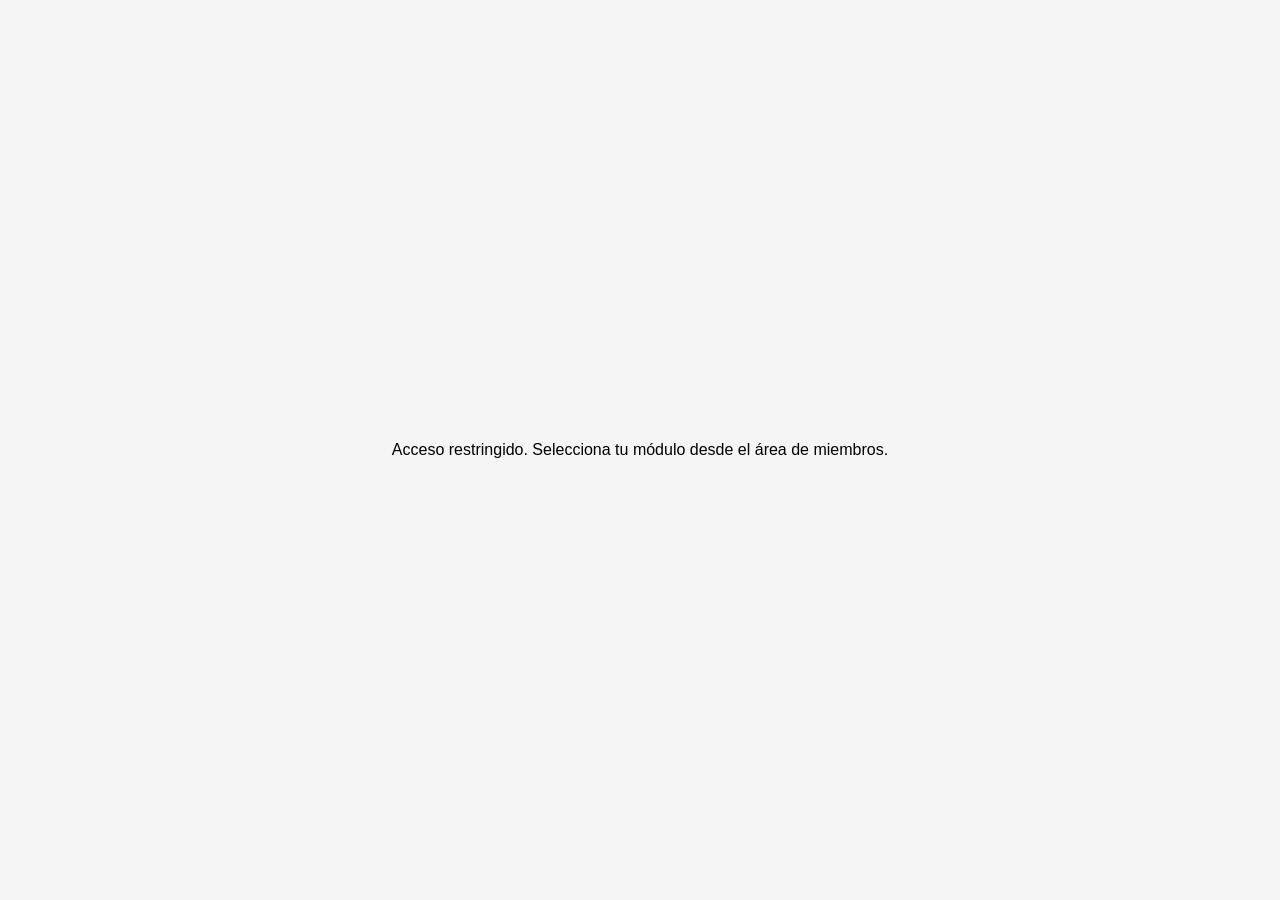
<file: index.html>
<!DOCTYPE html>
<html lang="es">
<head>
<meta charset="UTF-8">
<meta name="robots" content="noindex, nofollow">
<title>Curso ISO 45001</title>
<style>body{font-family:sans-serif;display:flex;align-items:center;justify-content:center;height:100vh;margin:0;background:#f5f5f5;}</style>
</head>
<body>
<p>Acceso restringido. Selecciona tu módulo desde el área de miembros.</p>
</body>
</html>
</file>
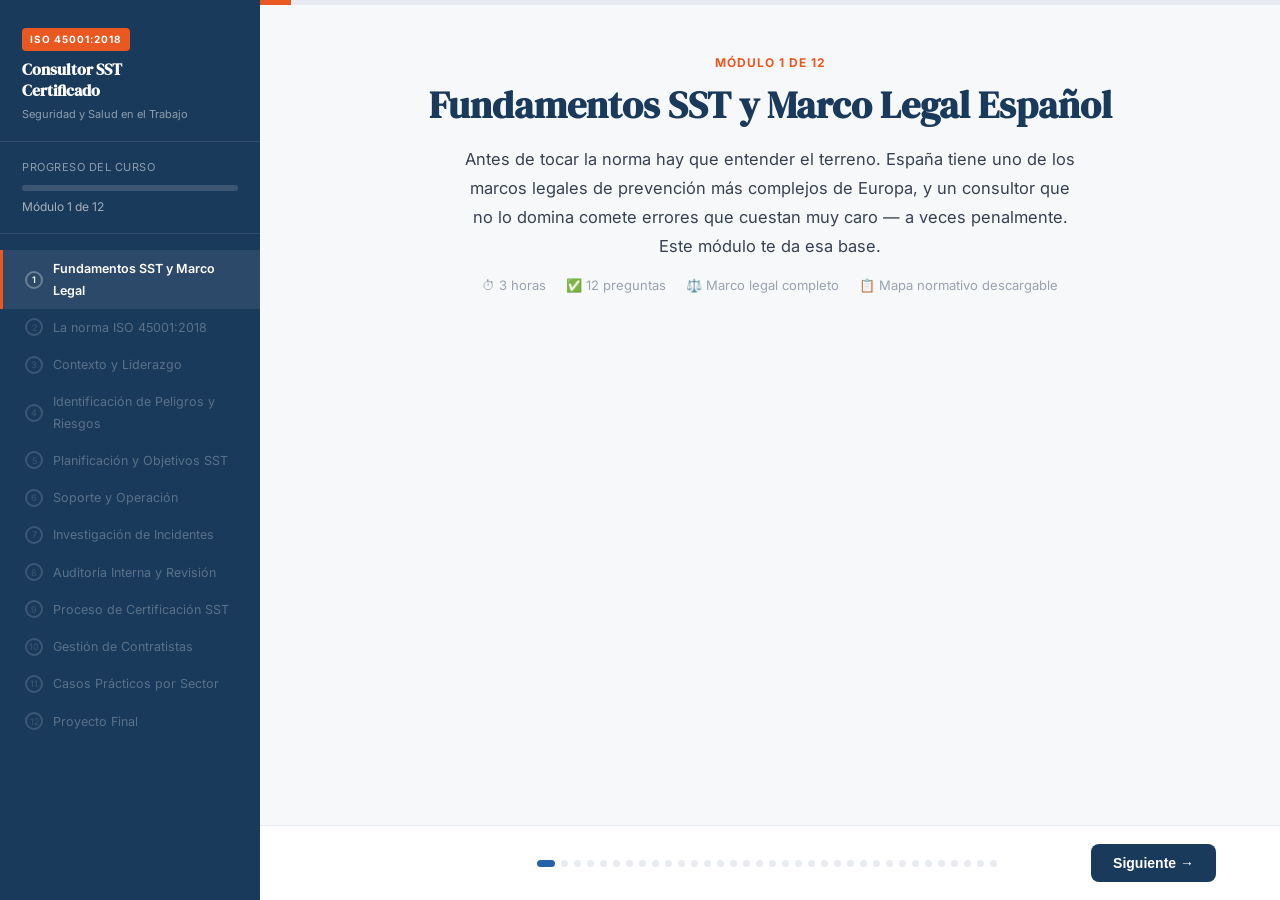
<file: iso45001-modulo1.html>
<!DOCTYPE html>
<html lang="es">
<head>
<meta charset="UTF-8"><meta name="robots" content="noindex, nofollow">
<meta name="viewport" content="width=device-width, initial-scale=1.0">
<title>Fundamentos SST y Marco Legal Español | Curso ISO 45001</title>
<link rel="stylesheet" href="engine.css">
</head>
<body data-module="1">
<div class="app">
  <aside class="sidebar">
    <div class="sidebar-logo">
      <div class="badge">ISO 45001:2018</div>
      <h2>Consultor SST<br>Certificado</h2>
      <p>Seguridad y Salud en el Trabajo</p>
    </div>
    <div class="sidebar-progress">
      <div class="progress-label">Progreso del curso</div>
      <div class="progress-bar-bg"><div class="progress-bar-fill"></div></div>
      <div class="progress-pct">Módulo 1 de 12</div>
    </div>
    <nav><ul id="sidebar-nav"></ul></nav>
  </aside>
  <div class="stage-wrap">
    <div class="deck-progress"><div class="deck-progress-fill" id="deckProgressFill"></div></div>
    <div class="stage" id="stage"></div>
    <div class="navbar">
      <button class="btn-nav secundario" id="btnPrev" onclick="Deck.goPrev()">← Anterior</button>
      <div class="dots" id="deckDots"></div>
      <button class="btn-nav" id="btnNext" onclick="Deck.goNext()">Siguiente →</button>
    </div>
    <div class="lock-msg" id="lockMsg"></div>
  </div>
</div>
<script src="jspdf.umd.min.js"></script>
<script src="scorm_api.js"></script>
<script src="engine.js"></script>
<script src="slides-modulo1.js"></script>
<script>Deck.boot(1, window.SLIDES);</script>
</body>
</html>
</file>
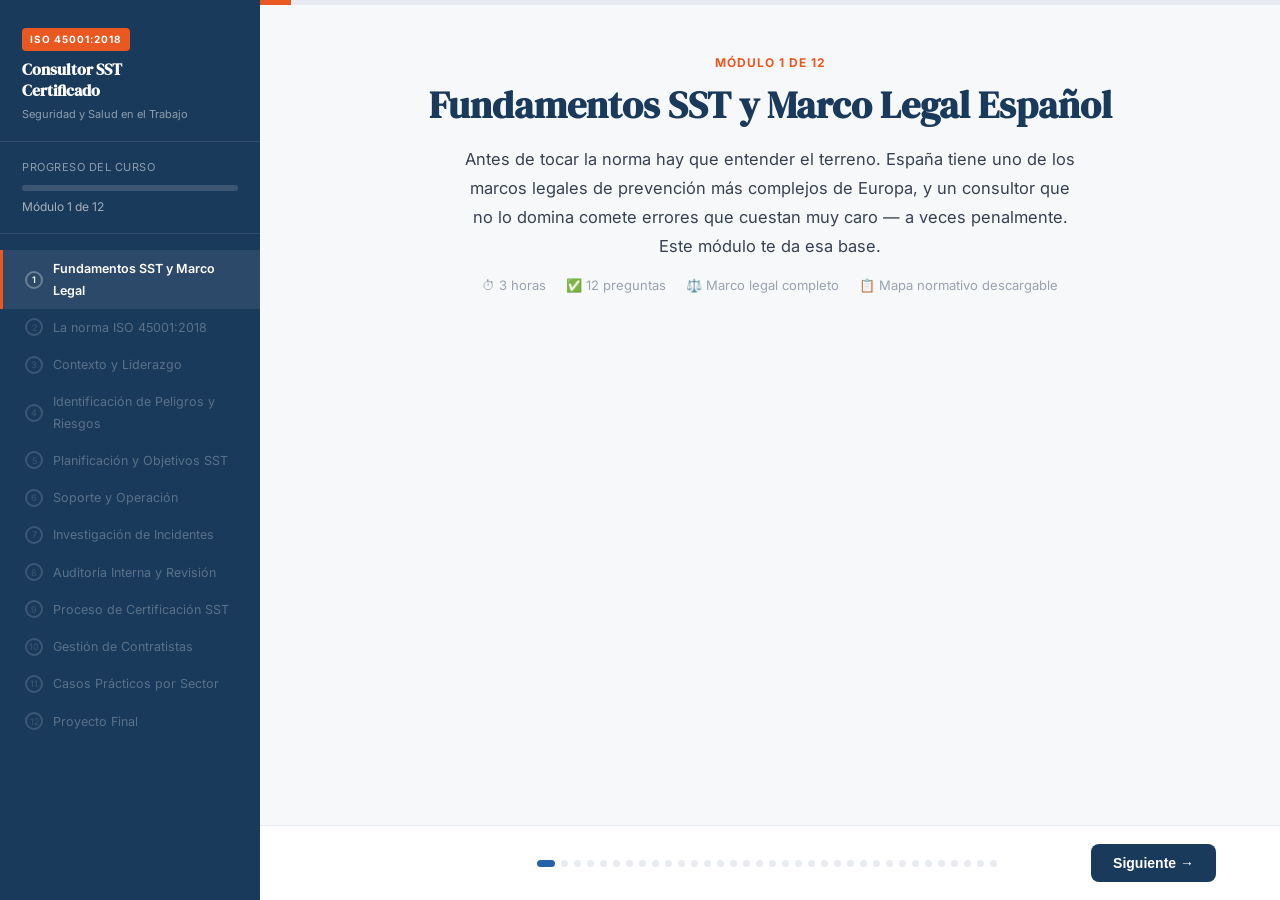
<file: iso45001-modulo10.html>
<!DOCTYPE html>
<html lang="es">
<head>
<meta charset="UTF-8"><meta name="robots" content="noindex, nofollow">
<meta name="viewport" content="width=device-width, initial-scale=1.0">
<title>Gestión de Contratistas SST | Curso ISO 45001</title>
<link rel="stylesheet" href="engine.css">
</head>
<body data-module="10">
<div class="app">
  <aside class="sidebar">
    <div class="sidebar-logo">
      <div class="badge">ISO 45001:2018</div>
      <h2>Consultor SST<br>Certificado</h2>
      <p>Seguridad y Salud en el Trabajo</p>
    </div>
    <div class="sidebar-progress">
      <div class="progress-label">Progreso del curso</div>
      <div class="progress-bar-bg"><div class="progress-bar-fill"></div></div>
      <div class="progress-pct">Módulo 10 de 12</div>
    </div>
    <nav><ul id="sidebar-nav"></ul></nav>
  </aside>
  <div class="stage-wrap">
    <div class="deck-progress"><div class="deck-progress-fill" id="deckProgressFill"></div></div>
    <div class="stage" id="stage"></div>
    <div class="navbar">
      <button class="btn-nav secundario" id="btnPrev" onclick="Deck.goPrev()">← Anterior</button>
      <div class="dots" id="deckDots"></div>
      <button class="btn-nav" id="btnNext" onclick="Deck.goNext()">Siguiente →</button>
    </div>
    <div class="lock-msg" id="lockMsg"></div>
  </div>
</div>
<script src="jspdf.umd.min.js"></script>
<script src="scorm_api.js"></script>
<script src="engine.js"></script>
<script src="slides-modulo10.js"></script>
<script>Deck.boot(10, window.SLIDES);</script>
</body>
</html>
</file>
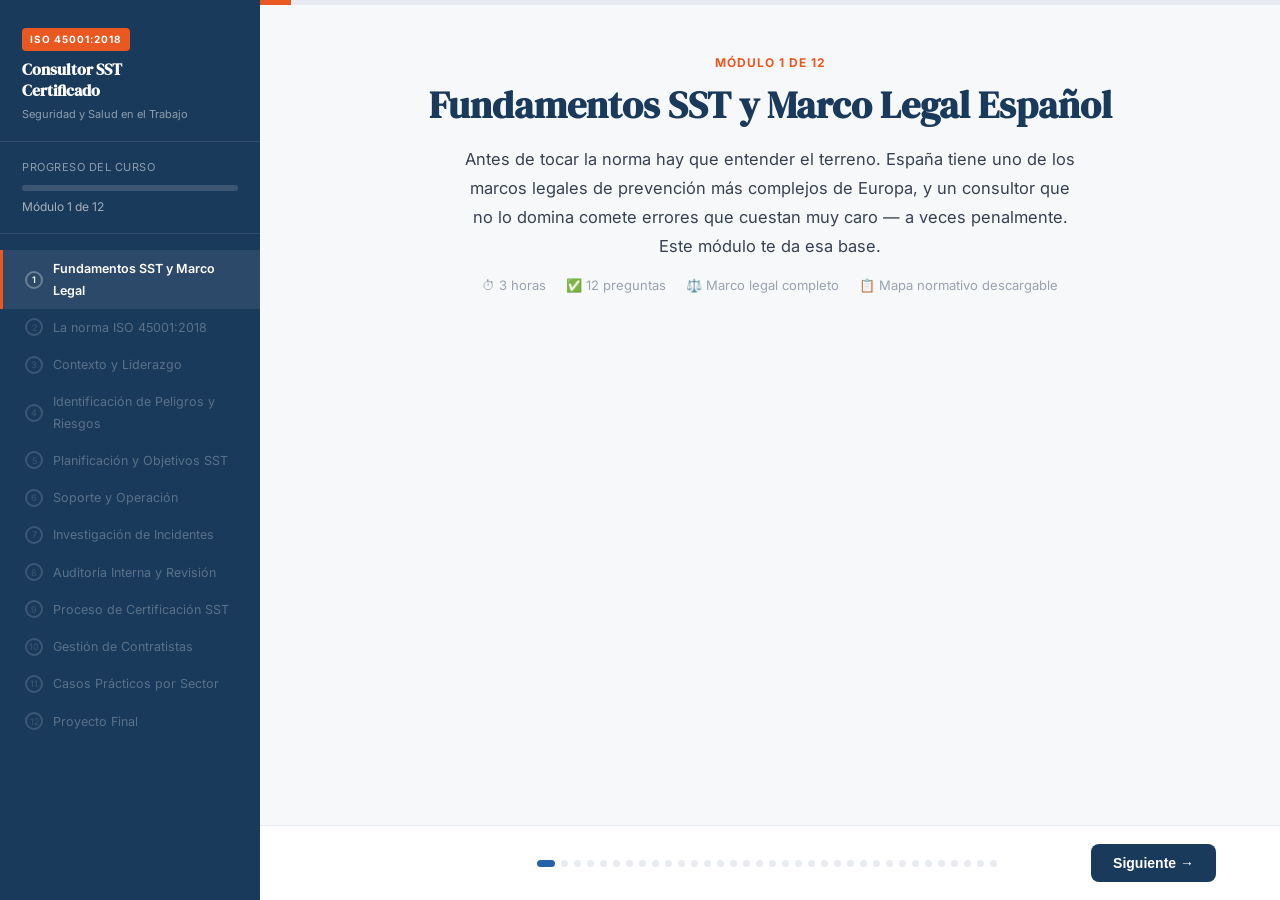
<file: iso45001-modulo11.html>
<!DOCTYPE html>
<html lang="es">
<head>
<meta charset="UTF-8"><meta name="robots" content="noindex, nofollow">
<meta name="viewport" content="width=device-width, initial-scale=1.0">
<title>Casos Prácticos por Sector | Curso ISO 45001</title>
<link rel="stylesheet" href="engine.css">
</head>
<body data-module="11">
<div class="app">
  <aside class="sidebar">
    <div class="sidebar-logo">
      <div class="badge">ISO 45001:2018</div>
      <h2>Consultor SST<br>Certificado</h2>
      <p>Seguridad y Salud en el Trabajo</p>
    </div>
    <div class="sidebar-progress">
      <div class="progress-label">Progreso del curso</div>
      <div class="progress-bar-bg"><div class="progress-bar-fill"></div></div>
      <div class="progress-pct">Módulo 11 de 12</div>
    </div>
    <nav><ul id="sidebar-nav"></ul></nav>
  </aside>
  <div class="stage-wrap">
    <div class="deck-progress"><div class="deck-progress-fill" id="deckProgressFill"></div></div>
    <div class="stage" id="stage"></div>
    <div class="navbar">
      <button class="btn-nav secundario" id="btnPrev" onclick="Deck.goPrev()">← Anterior</button>
      <div class="dots" id="deckDots"></div>
      <button class="btn-nav" id="btnNext" onclick="Deck.goNext()">Siguiente →</button>
    </div>
    <div class="lock-msg" id="lockMsg"></div>
  </div>
</div>
<script src="jspdf.umd.min.js"></script>
<script src="scorm_api.js"></script>
<script src="engine.js"></script>
<script src="slides-modulo11.js"></script>
<script>Deck.boot(11, window.SLIDES);</script>
</body>
</html>
</file>
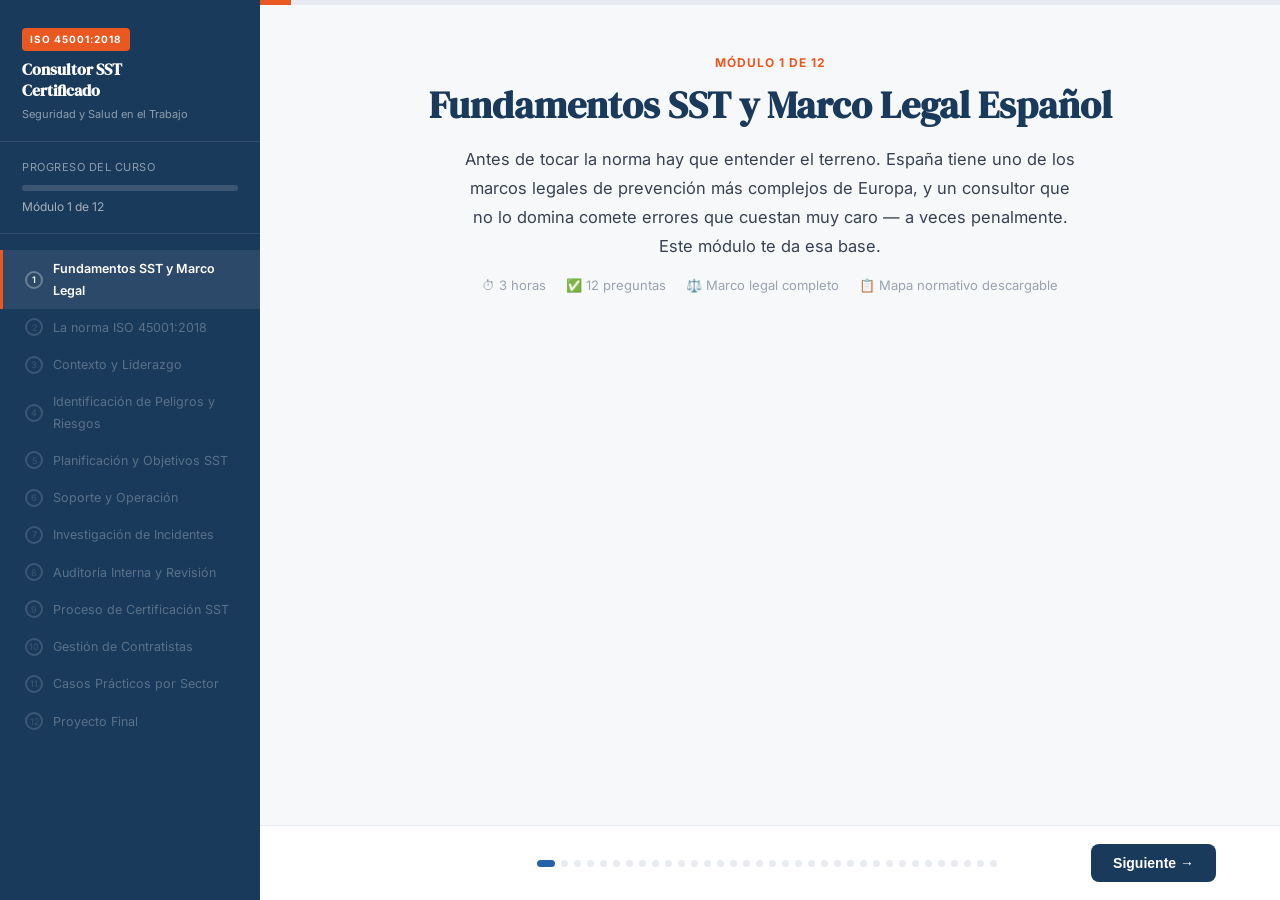
<file: iso45001-modulo12.html>
<!DOCTYPE html>
<html lang="es">
<head>
<meta charset="UTF-8"><meta name="robots" content="noindex, nofollow">
<meta name="viewport" content="width=device-width, initial-scale=1.0">
<title>Proyecto Final: Implanta el SGS | Curso ISO 45001</title>
<link rel="stylesheet" href="engine.css">
</head>
<body data-module="12">
<div class="app">
  <aside class="sidebar">
    <div class="sidebar-logo">
      <div class="badge">ISO 45001:2018</div>
      <h2>Consultor SST<br>Certificado</h2>
      <p>Seguridad y Salud en el Trabajo</p>
    </div>
    <div class="sidebar-progress">
      <div class="progress-label">Progreso del curso</div>
      <div class="progress-bar-bg"><div class="progress-bar-fill"></div></div>
      <div class="progress-pct">Módulo 12 de 12</div>
    </div>
    <nav><ul id="sidebar-nav"></ul></nav>
  </aside>
  <div class="stage-wrap">
    <div class="deck-progress"><div class="deck-progress-fill" id="deckProgressFill"></div></div>
    <div class="stage" id="stage"></div>
    <div class="navbar">
      <button class="btn-nav secundario" id="btnPrev" onclick="Deck.goPrev()">← Anterior</button>
      <div class="dots" id="deckDots"></div>
      <button class="btn-nav" id="btnNext" onclick="Deck.goNext()">Siguiente →</button>
    </div>
    <div class="lock-msg" id="lockMsg"></div>
  </div>
</div>
<script src="jspdf.umd.min.js"></script>
<script src="scorm_api.js"></script>
<script src="engine.js"></script>
<script src="engine-m12.js"></script>
<script src="slides-modulo12.js"></script>
<script>Deck.boot(12, window.SLIDES);</script>
</body>
</html>
</file>
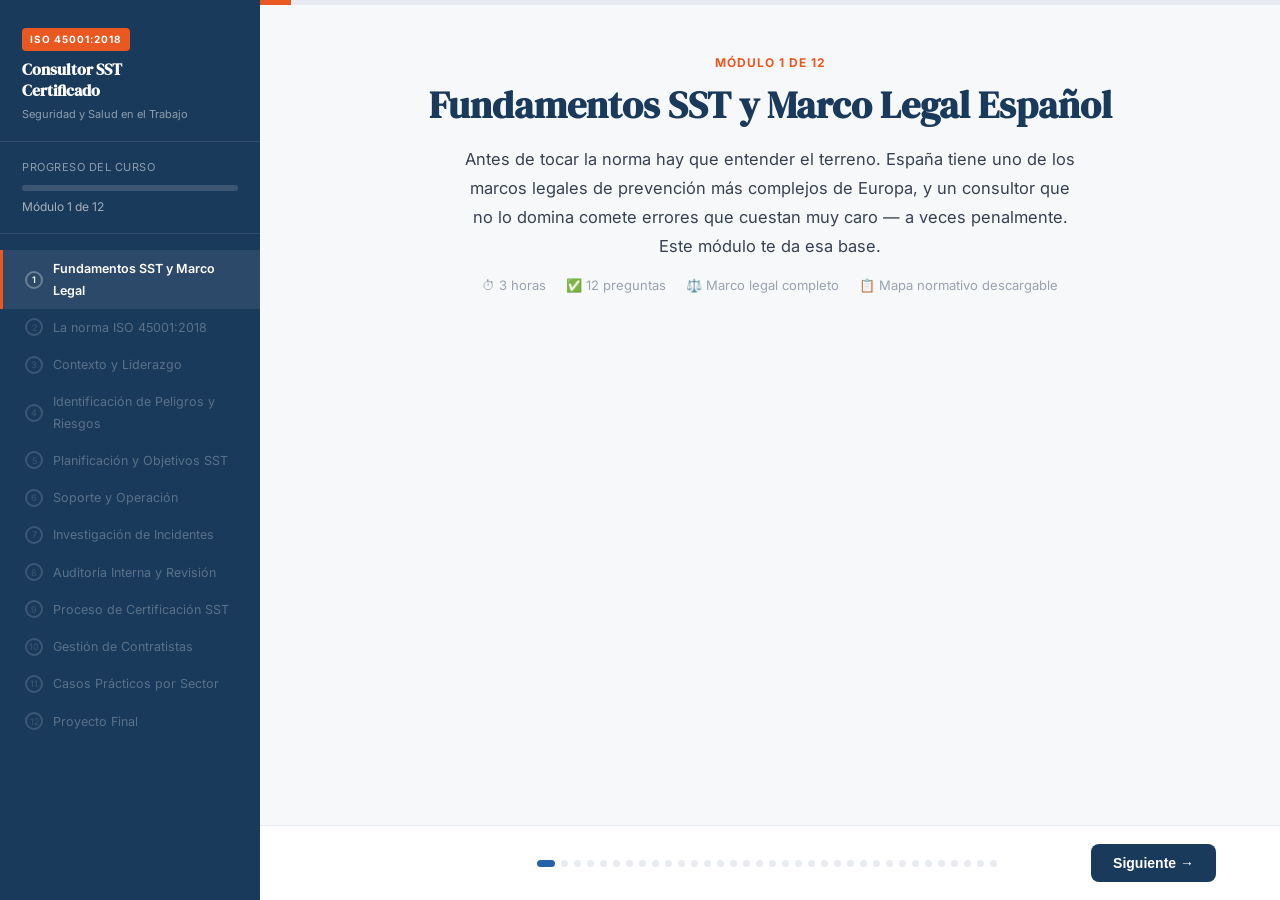
<file: iso45001-modulo2.html>
<!DOCTYPE html>
<html lang="es">
<head>
<meta charset="UTF-8"><meta name="robots" content="noindex, nofollow">
<meta name="viewport" content="width=device-width, initial-scale=1.0">
<title>La norma ISO 45001:2018 | Curso ISO 45001</title>
<link rel="stylesheet" href="engine.css">
</head>
<body data-module="2">
<div class="app">
  <aside class="sidebar">
    <div class="sidebar-logo">
      <div class="badge">ISO 45001:2018</div>
      <h2>Consultor SST<br>Certificado</h2>
      <p>Seguridad y Salud en el Trabajo</p>
    </div>
    <div class="sidebar-progress">
      <div class="progress-label">Progreso del curso</div>
      <div class="progress-bar-bg"><div class="progress-bar-fill"></div></div>
      <div class="progress-pct">Módulo 2 de 12</div>
    </div>
    <nav><ul id="sidebar-nav"></ul></nav>
  </aside>
  <div class="stage-wrap">
    <div class="deck-progress"><div class="deck-progress-fill" id="deckProgressFill"></div></div>
    <div class="stage" id="stage"></div>
    <div class="navbar">
      <button class="btn-nav secundario" id="btnPrev" onclick="Deck.goPrev()">← Anterior</button>
      <div class="dots" id="deckDots"></div>
      <button class="btn-nav" id="btnNext" onclick="Deck.goNext()">Siguiente →</button>
    </div>
    <div class="lock-msg" id="lockMsg"></div>
  </div>
</div>
<script src="jspdf.umd.min.js"></script>
<script src="scorm_api.js"></script>
<script src="engine.js"></script>
<script src="slides-modulo2.js"></script>
<script>Deck.boot(2, window.SLIDES);</script>
</body>
</html>
</file>
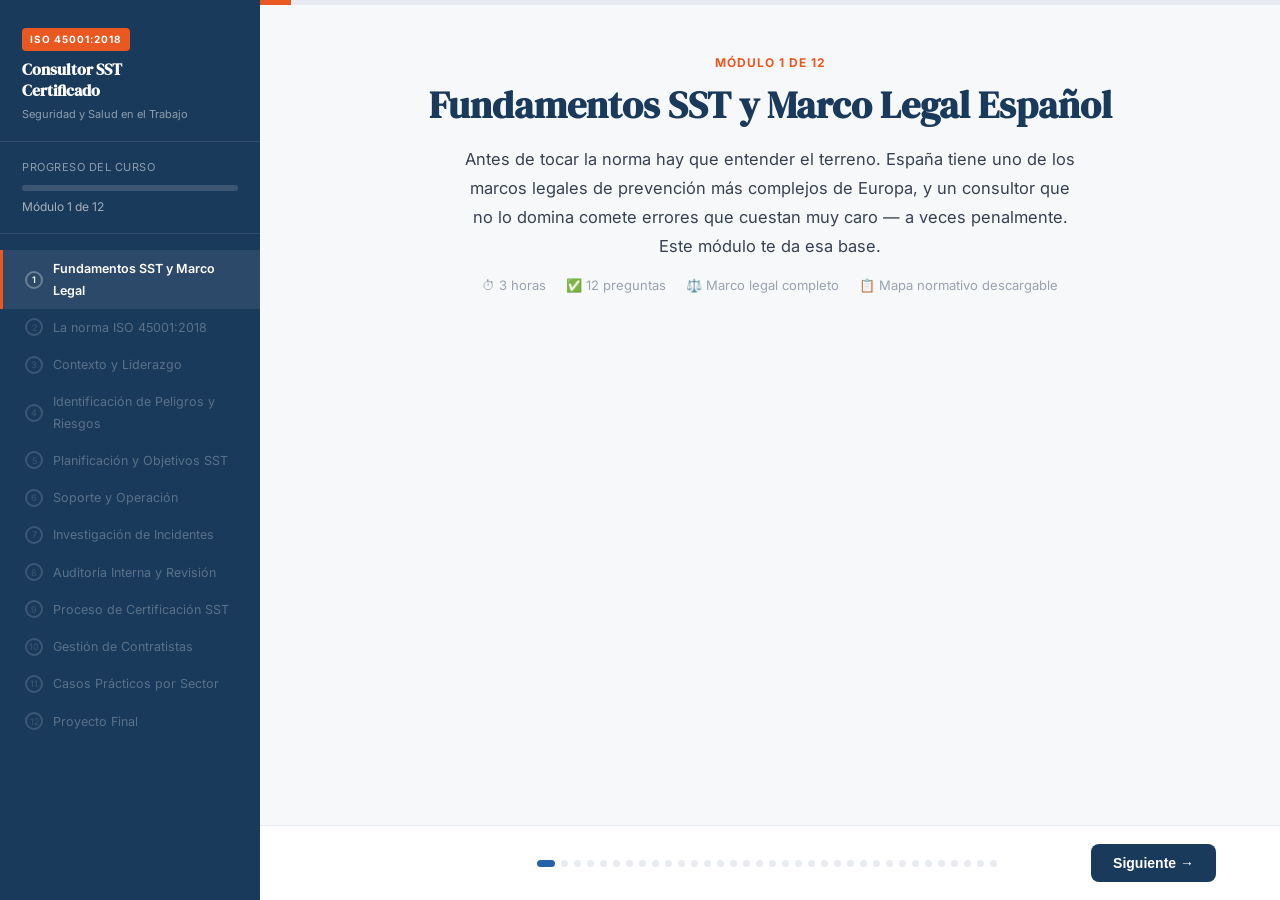
<file: iso45001-modulo3.html>
<!DOCTYPE html>
<html lang="es">
<head>
<meta charset="UTF-8"><meta name="robots" content="noindex, nofollow">
<meta name="viewport" content="width=device-width, initial-scale=1.0">
<title>Contexto y Liderazgo | Curso ISO 45001</title>
<link rel="stylesheet" href="engine.css">
</head>
<body data-module="3">
<div class="app">
  <aside class="sidebar">
    <div class="sidebar-logo">
      <div class="badge">ISO 45001:2018</div>
      <h2>Consultor SST<br>Certificado</h2>
      <p>Seguridad y Salud en el Trabajo</p>
    </div>
    <div class="sidebar-progress">
      <div class="progress-label">Progreso del curso</div>
      <div class="progress-bar-bg"><div class="progress-bar-fill"></div></div>
      <div class="progress-pct">Módulo 3 de 12</div>
    </div>
    <nav><ul id="sidebar-nav"></ul></nav>
  </aside>
  <div class="stage-wrap">
    <div class="deck-progress"><div class="deck-progress-fill" id="deckProgressFill"></div></div>
    <div class="stage" id="stage"></div>
    <div class="navbar">
      <button class="btn-nav secundario" id="btnPrev" onclick="Deck.goPrev()">← Anterior</button>
      <div class="dots" id="deckDots"></div>
      <button class="btn-nav" id="btnNext" onclick="Deck.goNext()">Siguiente →</button>
    </div>
    <div class="lock-msg" id="lockMsg"></div>
  </div>
</div>
<script src="jspdf.umd.min.js"></script>
<script src="scorm_api.js"></script>
<script src="engine.js"></script>
<script src="slides-modulo3.js"></script>
<script>Deck.boot(3, window.SLIDES);</script>
</body>
</html>
</file>
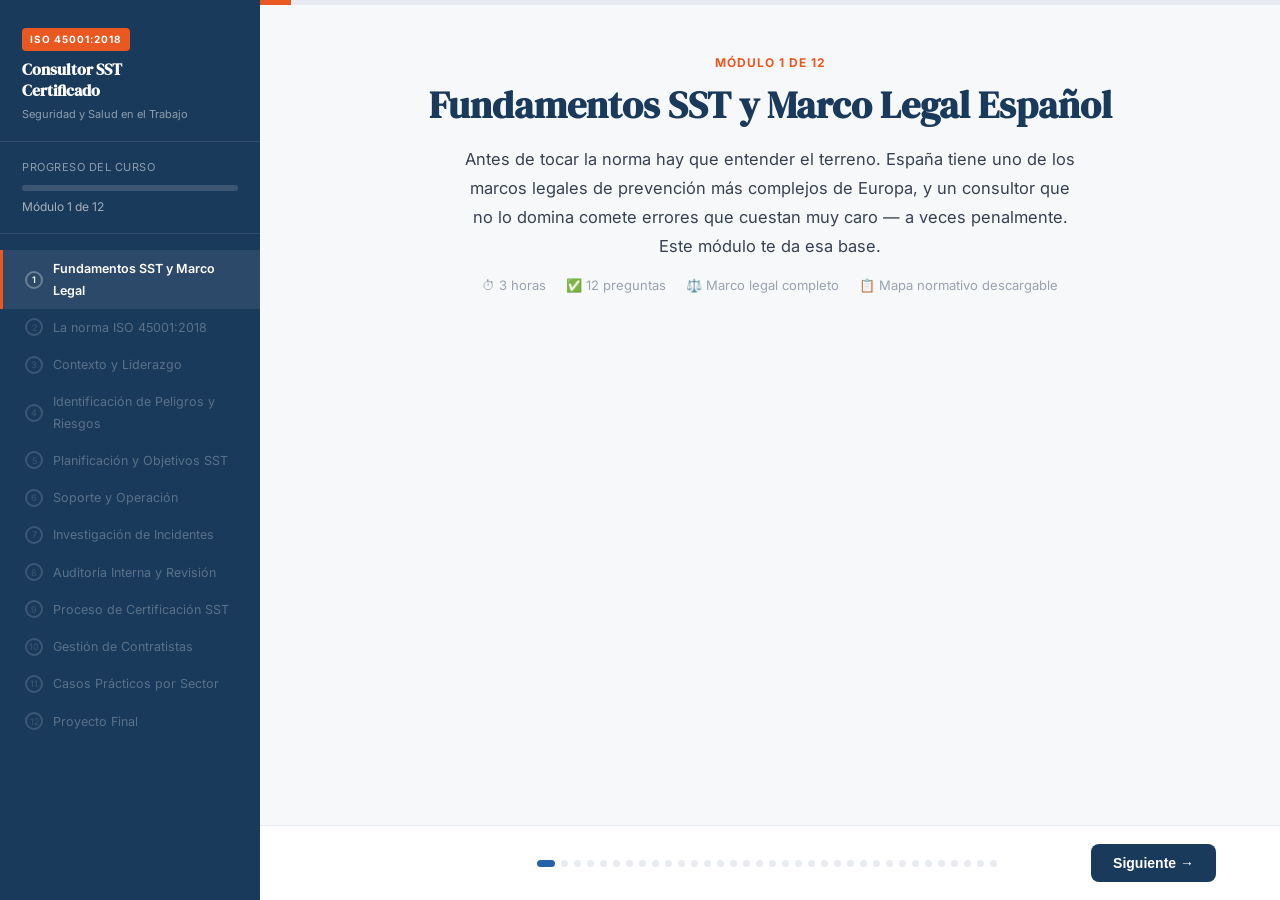
<file: iso45001-modulo4.html>
<!DOCTYPE html>
<html lang="es">
<head>
<meta charset="UTF-8"><meta name="robots" content="noindex, nofollow">
<meta name="viewport" content="width=device-width, initial-scale=1.0">
<title>Identificación de Peligros y Evaluación de Riesgos SST | Curso ISO 45001</title>
<link rel="stylesheet" href="engine.css">
</head>
<body data-module="4">
<div class="app">
  <aside class="sidebar">
    <div class="sidebar-logo">
      <div class="badge">ISO 45001:2018</div>
      <h2>Consultor SST<br>Certificado</h2>
      <p>Seguridad y Salud en el Trabajo</p>
    </div>
    <div class="sidebar-progress">
      <div class="progress-label">Progreso del curso</div>
      <div class="progress-bar-bg"><div class="progress-bar-fill"></div></div>
      <div class="progress-pct">Módulo 4 de 12</div>
    </div>
    <nav><ul id="sidebar-nav"></ul></nav>
  </aside>
  <div class="stage-wrap">
    <div class="deck-progress"><div class="deck-progress-fill" id="deckProgressFill"></div></div>
    <div class="stage" id="stage"></div>
    <div class="navbar">
      <button class="btn-nav secundario" id="btnPrev" onclick="Deck.goPrev()">← Anterior</button>
      <div class="dots" id="deckDots"></div>
      <button class="btn-nav" id="btnNext" onclick="Deck.goNext()">Siguiente →</button>
    </div>
    <div class="lock-msg" id="lockMsg"></div>
  </div>
</div>
<script src="jspdf.umd.min.js"></script>
<script src="scorm_api.js"></script>
<script src="engine.js"></script>
<script src="slides-modulo4.js"></script>
<script>Deck.boot(4, window.SLIDES);</script>
</body>
</html>
</file>
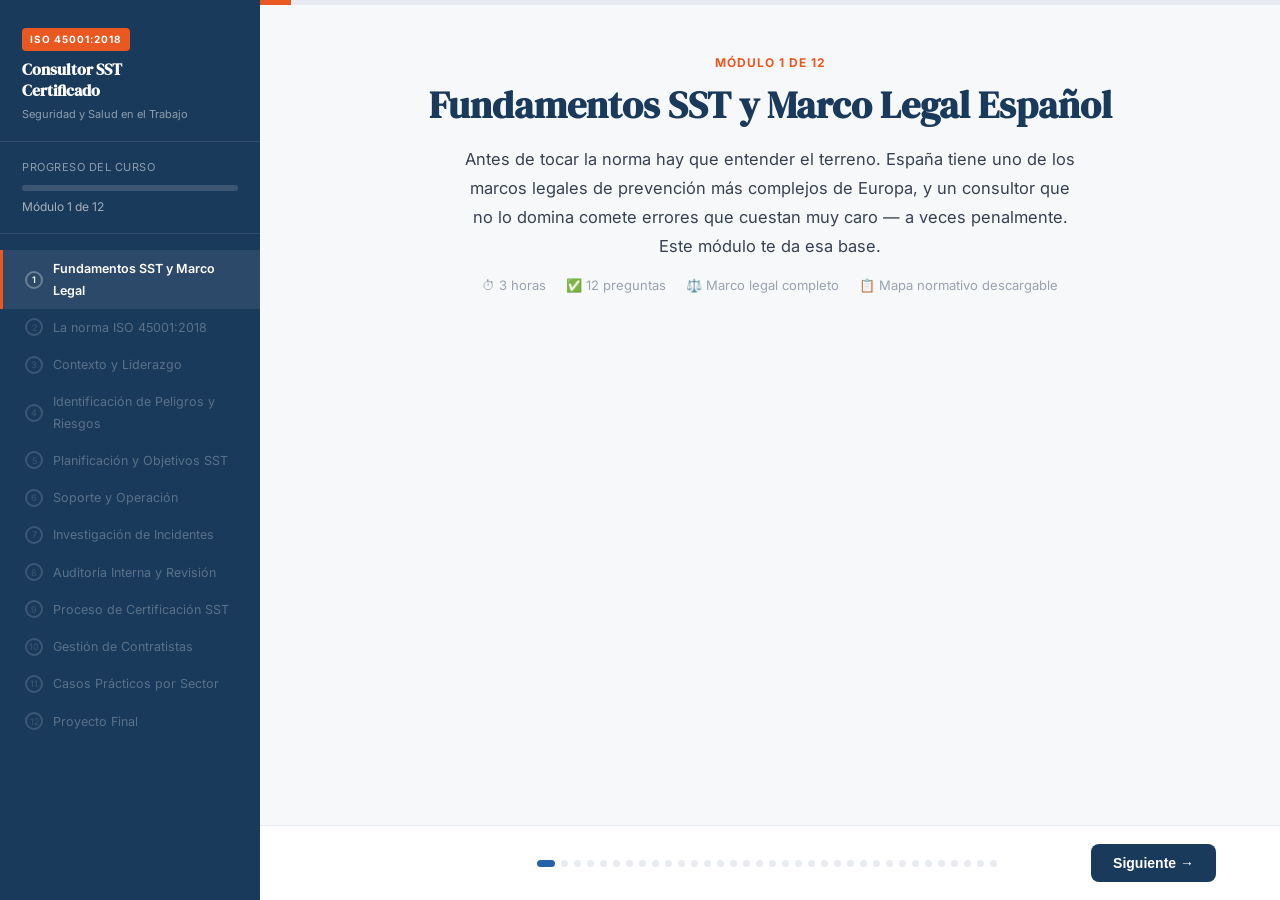
<file: iso45001-modulo5.html>
<!DOCTYPE html>
<html lang="es">
<head>
<meta charset="UTF-8"><meta name="robots" content="noindex, nofollow">
<meta name="viewport" content="width=device-width, initial-scale=1.0">
<title>Planificación y Objetivos SST | Curso ISO 45001</title>
<link rel="stylesheet" href="engine.css">
</head>
<body data-module="5">
<div class="app">
  <aside class="sidebar">
    <div class="sidebar-logo">
      <div class="badge">ISO 45001:2018</div>
      <h2>Consultor SST<br>Certificado</h2>
      <p>Seguridad y Salud en el Trabajo</p>
    </div>
    <div class="sidebar-progress">
      <div class="progress-label">Progreso del curso</div>
      <div class="progress-bar-bg"><div class="progress-bar-fill"></div></div>
      <div class="progress-pct">Módulo 5 de 12</div>
    </div>
    <nav><ul id="sidebar-nav"></ul></nav>
  </aside>
  <div class="stage-wrap">
    <div class="deck-progress"><div class="deck-progress-fill" id="deckProgressFill"></div></div>
    <div class="stage" id="stage"></div>
    <div class="navbar">
      <button class="btn-nav secundario" id="btnPrev" onclick="Deck.goPrev()">← Anterior</button>
      <div class="dots" id="deckDots"></div>
      <button class="btn-nav" id="btnNext" onclick="Deck.goNext()">Siguiente →</button>
    </div>
    <div class="lock-msg" id="lockMsg"></div>
  </div>
</div>
<script src="jspdf.umd.min.js"></script>
<script src="scorm_api.js"></script>
<script src="engine.js"></script>
<script src="slides-modulo5.js"></script>
<script>Deck.boot(5, window.SLIDES);</script>
</body>
</html>
</file>
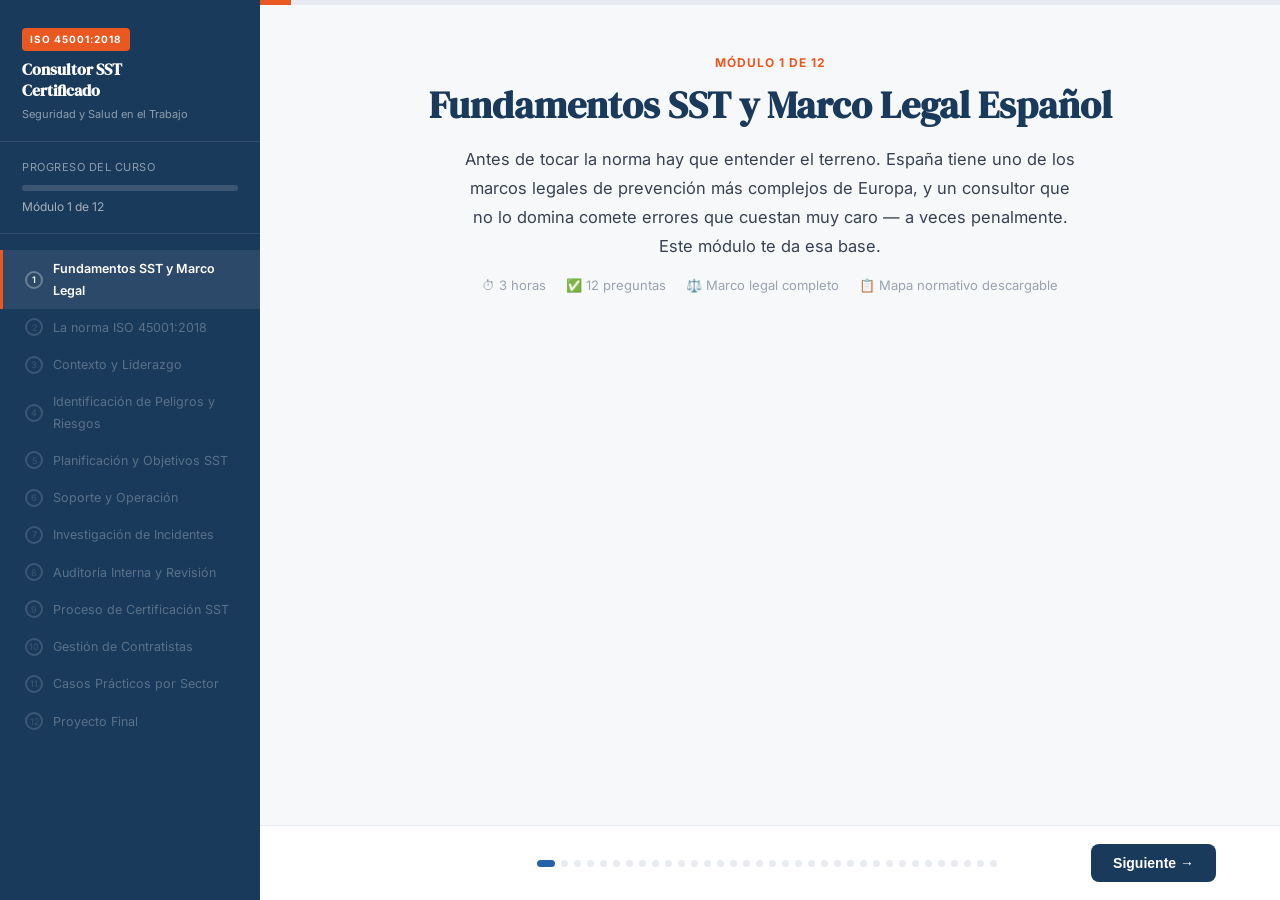
<file: iso45001-modulo6.html>
<!DOCTYPE html>
<html lang="es">
<head>
<meta charset="UTF-8"><meta name="robots" content="noindex, nofollow">
<meta name="viewport" content="width=device-width, initial-scale=1.0">
<title>Soporte y Operación SST | Curso ISO 45001</title>
<link rel="stylesheet" href="engine.css">
</head>
<body data-module="6">
<div class="app">
  <aside class="sidebar">
    <div class="sidebar-logo">
      <div class="badge">ISO 45001:2018</div>
      <h2>Consultor SST<br>Certificado</h2>
      <p>Seguridad y Salud en el Trabajo</p>
    </div>
    <div class="sidebar-progress">
      <div class="progress-label">Progreso del curso</div>
      <div class="progress-bar-bg"><div class="progress-bar-fill"></div></div>
      <div class="progress-pct">Módulo 6 de 12</div>
    </div>
    <nav><ul id="sidebar-nav"></ul></nav>
  </aside>
  <div class="stage-wrap">
    <div class="deck-progress"><div class="deck-progress-fill" id="deckProgressFill"></div></div>
    <div class="stage" id="stage"></div>
    <div class="navbar">
      <button class="btn-nav secundario" id="btnPrev" onclick="Deck.goPrev()">← Anterior</button>
      <div class="dots" id="deckDots"></div>
      <button class="btn-nav" id="btnNext" onclick="Deck.goNext()">Siguiente →</button>
    </div>
    <div class="lock-msg" id="lockMsg"></div>
  </div>
</div>
<script src="jspdf.umd.min.js"></script>
<script src="scorm_api.js"></script>
<script src="engine.js"></script>
<script src="slides-modulo6.js"></script>
<script>Deck.boot(6, window.SLIDES);</script>
</body>
</html>
</file>
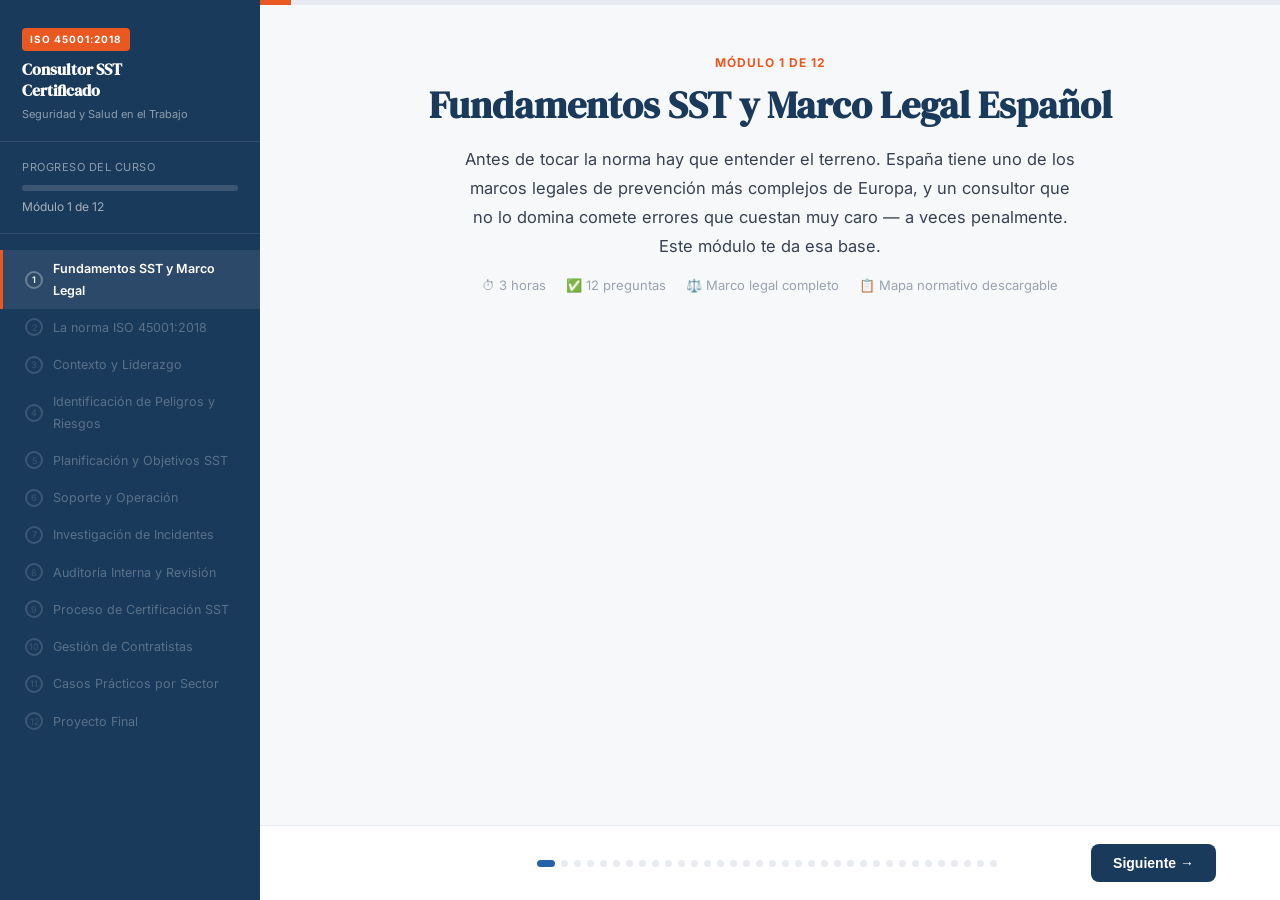
<file: iso45001-modulo7.html>
<!DOCTYPE html>
<html lang="es">
<head>
<meta charset="UTF-8"><meta name="robots" content="noindex, nofollow">
<meta name="viewport" content="width=device-width, initial-scale=1.0">
<title>Investigación de Incidentes | Curso ISO 45001</title>
<link rel="stylesheet" href="engine.css">
</head>
<body data-module="7">
<div class="app">
  <aside class="sidebar">
    <div class="sidebar-logo">
      <div class="badge">ISO 45001:2018</div>
      <h2>Consultor SST<br>Certificado</h2>
      <p>Seguridad y Salud en el Trabajo</p>
    </div>
    <div class="sidebar-progress">
      <div class="progress-label">Progreso del curso</div>
      <div class="progress-bar-bg"><div class="progress-bar-fill"></div></div>
      <div class="progress-pct">Módulo 7 de 12</div>
    </div>
    <nav><ul id="sidebar-nav"></ul></nav>
  </aside>
  <div class="stage-wrap">
    <div class="deck-progress"><div class="deck-progress-fill" id="deckProgressFill"></div></div>
    <div class="stage" id="stage"></div>
    <div class="navbar">
      <button class="btn-nav secundario" id="btnPrev" onclick="Deck.goPrev()">← Anterior</button>
      <div class="dots" id="deckDots"></div>
      <button class="btn-nav" id="btnNext" onclick="Deck.goNext()">Siguiente →</button>
    </div>
    <div class="lock-msg" id="lockMsg"></div>
  </div>
</div>
<script src="jspdf.umd.min.js"></script>
<script src="scorm_api.js"></script>
<script src="engine.js"></script>
<script src="slides-modulo7.js"></script>
<script>Deck.boot(7, window.SLIDES);</script>
</body>
</html>
</file>
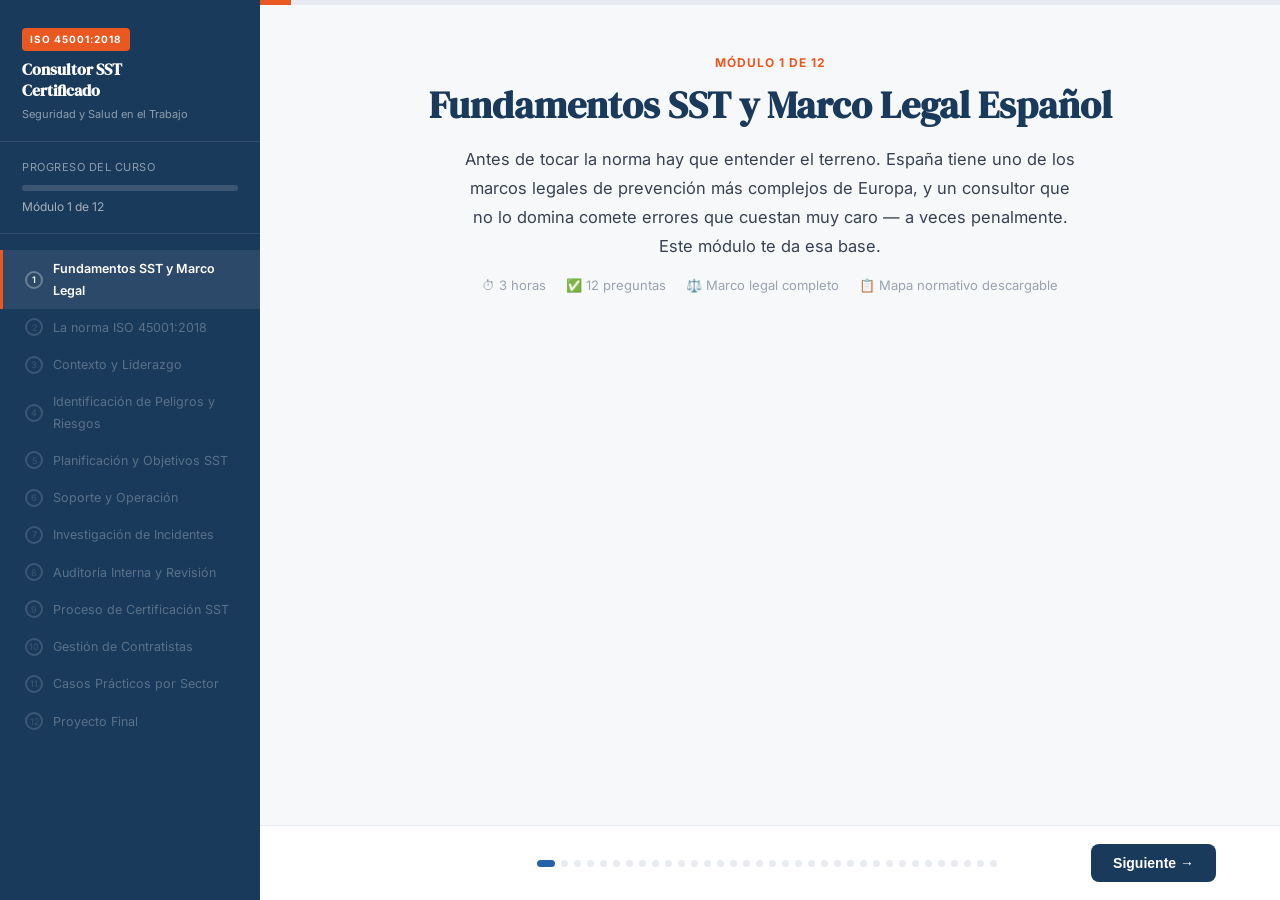
<file: iso45001-modulo8.html>
<!DOCTYPE html>
<html lang="es">
<head>
<meta charset="UTF-8"><meta name="robots" content="noindex, nofollow">
<meta name="viewport" content="width=device-width, initial-scale=1.0">
<title>Auditoría Interna y Revisión por la Dirección | Curso ISO 45001</title>
<link rel="stylesheet" href="engine.css">
</head>
<body data-module="8">
<div class="app">
  <aside class="sidebar">
    <div class="sidebar-logo">
      <div class="badge">ISO 45001:2018</div>
      <h2>Consultor SST<br>Certificado</h2>
      <p>Seguridad y Salud en el Trabajo</p>
    </div>
    <div class="sidebar-progress">
      <div class="progress-label">Progreso del curso</div>
      <div class="progress-bar-bg"><div class="progress-bar-fill"></div></div>
      <div class="progress-pct">Módulo 8 de 12</div>
    </div>
    <nav><ul id="sidebar-nav"></ul></nav>
  </aside>
  <div class="stage-wrap">
    <div class="deck-progress"><div class="deck-progress-fill" id="deckProgressFill"></div></div>
    <div class="stage" id="stage"></div>
    <div class="navbar">
      <button class="btn-nav secundario" id="btnPrev" onclick="Deck.goPrev()">← Anterior</button>
      <div class="dots" id="deckDots"></div>
      <button class="btn-nav" id="btnNext" onclick="Deck.goNext()">Siguiente →</button>
    </div>
    <div class="lock-msg" id="lockMsg"></div>
  </div>
</div>
<script src="jspdf.umd.min.js"></script>
<script src="scorm_api.js"></script>
<script src="engine.js"></script>
<script src="slides-modulo8.js"></script>
<script>Deck.boot(8, window.SLIDES);</script>
</body>
</html>
</file>
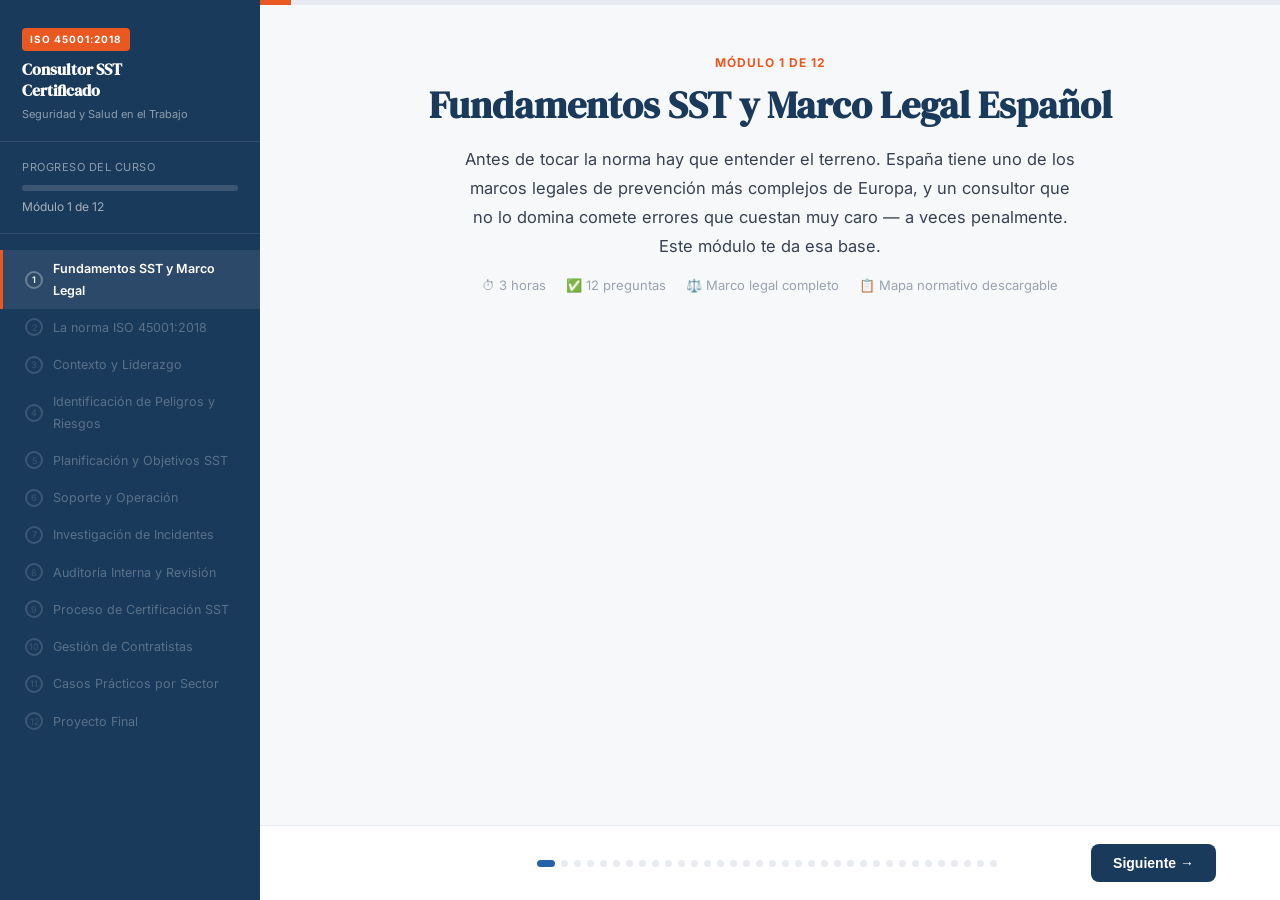
<file: iso45001-modulo9.html>
<!DOCTYPE html>
<html lang="es">
<head>
<meta charset="UTF-8"><meta name="robots" content="noindex, nofollow">
<meta name="viewport" content="width=device-width, initial-scale=1.0">
<title>Proceso de Certificación ISO 45001 | Curso ISO 45001</title>
<link rel="stylesheet" href="engine.css">
</head>
<body data-module="9">
<div class="app">
  <aside class="sidebar">
    <div class="sidebar-logo">
      <div class="badge">ISO 45001:2018</div>
      <h2>Consultor SST<br>Certificado</h2>
      <p>Seguridad y Salud en el Trabajo</p>
    </div>
    <div class="sidebar-progress">
      <div class="progress-label">Progreso del curso</div>
      <div class="progress-bar-bg"><div class="progress-bar-fill"></div></div>
      <div class="progress-pct">Módulo 9 de 12</div>
    </div>
    <nav><ul id="sidebar-nav"></ul></nav>
  </aside>
  <div class="stage-wrap">
    <div class="deck-progress"><div class="deck-progress-fill" id="deckProgressFill"></div></div>
    <div class="stage" id="stage"></div>
    <div class="navbar">
      <button class="btn-nav secundario" id="btnPrev" onclick="Deck.goPrev()">← Anterior</button>
      <div class="dots" id="deckDots"></div>
      <button class="btn-nav" id="btnNext" onclick="Deck.goNext()">Siguiente →</button>
    </div>
    <div class="lock-msg" id="lockMsg"></div>
  </div>
</div>
<script src="jspdf.umd.min.js"></script>
<script src="scorm_api.js"></script>
<script src="engine.js"></script>
<script src="slides-modulo9.js"></script>
<script>Deck.boot(9, window.SLIDES);</script>
</body>
</html>
</file>
<file: engine.css>
@import url('https://fonts.googleapis.com/css2?family=Inter:wght@400;500;600;700;800&family=DM+Serif+Display&display=swap');
:root{--azul:#1A3A5C;--azul-mid:#2563A8;--azul-claro:#EAF1FB;--acento:#E85820;--acento-light:#FDF0EB;--verde:#2D8B5A;--verde-light:#E5F4EC;--rojo:#C0392B;--rojo-light:#FDECEA;--amarillo:#D97706;--amarillo-light:#FEF3C7;--gris-1:#F7F8FA;--gris-2:#E8EBF0;--gris-3:#9AA3B0;--texto:#1A1F2E;--radio:12px;}
*,*::before,*::after{box-sizing:border-box;margin:0;padding:0;}
html,body{height:100%;}
body{font-family:'Inter',sans-serif;background:var(--gris-1);color:var(--texto);font-size:16px;line-height:1.7;overflow:hidden;}

.app{display:flex;height:100vh;}

/* ---------- Sidebar ---------- */
.sidebar{width:260px;flex-shrink:0;background:var(--azul);color:#fff;padding:24px 0;height:100vh;overflow-y:auto;}
.sidebar-logo{padding:0 22px 18px;border-bottom:1px solid rgba(255,255,255,0.1);margin-bottom:16px;}
.badge{background:var(--acento);color:#fff;font-size:10px;font-weight:700;letter-spacing:1px;text-transform:uppercase;padding:3px 8px;border-radius:4px;display:inline-block;margin-bottom:8px;}
.sidebar-logo h2{font-family:'DM Serif Display',serif;font-size:16px;line-height:1.3;}
.sidebar-logo p{font-size:11px;color:rgba(255,255,255,0.5);margin-top:4px;}
.sidebar-progress{padding:0 22px 16px;border-bottom:1px solid rgba(255,255,255,0.1);margin-bottom:16px;}
.progress-label{font-size:11px;color:rgba(255,255,255,0.5);text-transform:uppercase;letter-spacing:0.5px;margin-bottom:8px;}
.progress-bar-bg{background:rgba(255,255,255,0.15);border-radius:4px;height:6px;}
.progress-bar-fill{background:var(--acento);border-radius:4px;height:6px;transition:width .3s;}
.progress-pct{font-size:12px;color:rgba(255,255,255,0.6);margin-top:6px;}
.sidebar nav ul{list-style:none;}
.sidebar nav ul li a{display:flex;align-items:center;gap:10px;padding:8px 22px;color:rgba(255,255,255,0.65);text-decoration:none;font-size:12.5px;border-left:3px solid transparent;}
.sidebar nav ul li a.active{color:#fff;border-left-color:var(--acento);background:rgba(255,255,255,0.08);font-weight:600;}
.sidebar nav ul li a.done{color:rgba(255,255,255,0.4);}
.sidebar nav ul li a.locked{color:rgba(255,255,255,0.28);cursor:not-allowed;}
.sidebar nav ul li a.locked .check{opacity:.5;}
.check{width:18px;height:18px;border-radius:50%;border:2px solid rgba(255,255,255,0.3);display:flex;align-items:center;justify-content:center;flex-shrink:0;font-size:9px;}
.done .check{background:var(--verde);border-color:var(--verde);}

/* ---------- Stage ---------- */
.stage-wrap{flex:1;display:flex;flex-direction:column;height:100vh;position:relative;}
.deck-progress{height:5px;background:var(--gris-2);flex-shrink:0;}
.deck-progress-fill{height:100%;background:var(--acento);transition:width .25s;}
.stage{flex:1;overflow:hidden;position:relative;}
.slide{position:absolute;inset:0;display:flex;flex-direction:column;align-items:center;justify-content:center;padding:48px 64px;opacity:0;transform:translateX(24px);transition:opacity .28s ease,transform .28s ease;pointer-events:none;overflow-y:auto;}
.slide.current{opacity:1;transform:translateX(0);pointer-events:auto;position:relative;}
.slide.leaving-back{transform:translateX(-24px);}
.slide-inner{max-width:840px;width:100%;margin:auto;}
.slide-eyebrow{font-size:12px;font-weight:700;color:var(--acento);text-transform:uppercase;letter-spacing:1px;margin-bottom:10px;text-align:center;}
.slide h1{font-family:'DM Serif Display',serif;font-size:38px;line-height:1.2;color:var(--azul);margin-bottom:16px;text-align:center;}
.slide h2{font-family:'DM Serif Display',serif;font-size:30px;color:var(--azul);margin-bottom:18px;}
.slide h3{font-size:18px;font-weight:700;color:var(--texto);margin-bottom:14px;}
.slide p{color:#374151;margin-bottom:14px;line-height:1.75;font-size:16.5px;}
.slide ul,.slide ol{margin:0 0 14px 22px;color:#374151;}
.slide li{margin-bottom:10px;line-height:1.6;font-size:16px;}
.slide-intro{font-size:17.5px;color:#4A5568;text-align:center;max-width:620px;margin:0 auto 22px;}
.slide-meta{display:flex;gap:20px;justify-content:center;flex-wrap:wrap;margin-top:6px;}
.meta-item{font-size:13px;color:var(--gris-3);}

/* ---------- Nav controls (bottom bar) ---------- */
.navbar{flex-shrink:0;display:flex;align-items:center;justify-content:space-between;padding:16px 64px;border-top:1px solid var(--gris-2);background:#fff;}
.navbar .dots{display:flex;gap:6px;flex:1;justify-content:center;flex-wrap:wrap;max-width:60%;}
.dot{width:7px;height:7px;border-radius:50%;background:var(--gris-2);transition:all .2s;}
.dot.current{background:var(--azul-mid);width:18px;border-radius:4px;}
.dot.done{background:var(--verde);}
.btn-nav{display:flex;align-items:center;gap:8px;padding:11px 22px;border-radius:8px;font-size:14px;font-weight:600;border:none;cursor:pointer;transition:all .15s;background:var(--azul);color:#fff;}
.btn-nav.secundario{background:#fff;color:var(--azul);border:2px solid var(--gris-2);}
.btn-nav:disabled,.btn-nav.disabled{opacity:.4;cursor:not-allowed;pointer-events:none;}
.btn-nav:hover:not(:disabled){background:var(--azul-mid);}
.lock-msg{font-size:12px;color:var(--rojo);position:absolute;right:64px;bottom:64px;max-width:240px;text-align:right;display:none;}

/* ---------- Content blocks ---------- */
.infografia-wrap{background:#fff;border:1px solid var(--gris-2);border-radius:var(--radio);padding:28px;overflow-x:auto;width:100%;}
.infografia-titulo{font-size:12px;font-weight:700;text-transform:uppercase;letter-spacing:0.5px;color:var(--gris-3);margin-bottom:20px;}
.tabla-wrap{overflow-x:auto;width:100%;}
table{width:100%;border-collapse:collapse;font-size:14px;}
th{background:var(--azul);color:#fff;padding:12px 16px;text-align:left;font-weight:600;}
td{padding:11px 16px;border-bottom:1px solid var(--gris-2);vertical-align:top;}
tr:nth-child(even) td{background:var(--gris-1);}
tr:hover td{background:var(--azul-claro);}

/* Callout flip / reveal */
.callout-card{border-radius:var(--radio);padding:0;width:100%;cursor:pointer;overflow:hidden;border:2px solid var(--gris-2);transition:box-shadow .2s;}
.callout-card:hover{box-shadow:0 4px 18px rgba(0,0,0,.06);}
.callout-card .cc-face{padding:30px 32px;display:flex;align-items:center;gap:18px;}
.callout-card .cc-icon{font-size:30px;flex-shrink:0;}
.callout-card .cc-label{font-size:13px;font-weight:700;text-transform:uppercase;letter-spacing:.5px;}
.callout-card .cc-hint{font-size:12.5px;color:var(--gris-3);margin-top:6px;}
.callout-card .cc-body{padding:0 32px 28px;display:none;font-size:15px;color:#374151;line-height:1.75;}
.callout-card.open .cc-body{display:block;}
.callout-card.open .cc-hint{display:none;}
.callout-card.info{background:var(--azul-claro);}
.callout-card.alerta{background:var(--acento-light);}
.callout-card.clave{background:var(--verde-light);}
.callout-card.legal{background:var(--amarillo-light);}
.callout-card.info .cc-label{color:var(--azul);}
.callout-card.alerta .cc-label{color:var(--acento);}
.callout-card.clave .cc-label{color:var(--verde);}
.callout-card.legal .cc-label{color:var(--amarillo);}

/* Penal box flip card */
.flip-card{width:100%;perspective:1600px;cursor:pointer;}
.flip-inner{position:relative;width:100%;min-height:260px;transition:transform .5s;transform-style:preserve-3d;}
.flip-card.flipped .flip-inner{transform:rotateY(180deg);}
.flip-front,.flip-back{position:absolute;inset:0;border-radius:var(--radio);padding:32px;backface-visibility:hidden;display:flex;flex-direction:column;justify-content:center;}
.flip-front{background:#1A1F2E;color:#fff;align-items:center;text-align:center;}
.flip-front h3{color:var(--acento);font-size:20px;}
.flip-front .hint{margin-top:18px;font-size:12.5px;color:rgba(255,255,255,0.5);}
.flip-back{background:#1A1F2E;color:#fff;transform:rotateY(180deg);overflow-y:auto;}
.flip-back h4{color:var(--acento);margin-bottom:14px;font-size:15px;}
.flip-back p,.flip-back li{font-size:14px;color:rgba(255,255,255,0.88);line-height:1.7;margin-bottom:10px;}
.flip-back ul{margin-left:18px;}

/* Caso practico — scenario reveal */
.caso-card{width:100%;background:#fff;border:2px solid var(--acento);border-radius:var(--radio);padding:30px;}
.caso-header{display:flex;align-items:center;gap:12px;margin-bottom:14px;}
.caso-badge{background:var(--acento);color:#fff;font-size:11px;font-weight:700;padding:4px 10px;border-radius:4px;text-transform:uppercase;}
.caso-card h4{font-size:17px;font-weight:700;color:var(--acento);}
.caso-card p{font-size:15px;}
.caso-reveal-btn{margin-top:6px;background:var(--azul);color:#fff;border:none;padding:11px 22px;border-radius:8px;font-size:13.5px;font-weight:600;cursor:pointer;}
.caso-extra{display:none;margin-top:18px;padding-top:18px;border-top:1px dashed var(--gris-2);}
.caso-card.open .caso-extra{display:block;}
.caso-card.open .caso-reveal-btn{display:none;}

/* Descargable */
.descargable-card{width:100%;background:linear-gradient(135deg,var(--azul),var(--azul-mid));border-radius:var(--radio);padding:34px 38px;color:#fff;display:flex;align-items:center;gap:26px;}
.descargable-icon{font-size:44px;flex-shrink:0;}
.descargable-card h4{font-size:19px;margin-bottom:8px;}
.descargable-card p{font-size:14px;color:rgba(255,255,255,0.78);margin:0 0 18px;}
.btn-dl{background:var(--acento);color:#fff;border:none;padding:11px 24px;border-radius:8px;font-size:13.5px;font-weight:700;cursor:pointer;}

/* Quiz question slide */
.quiz-slide{width:100%;}
.quiz-progress{font-size:12px;font-weight:600;color:var(--gris-3);text-transform:uppercase;letter-spacing:.5px;margin-bottom:10px;text-align:center;}
.quiz-q{font-size:21px;font-weight:600;margin-bottom:26px;text-align:center;color:var(--texto);}
.quiz-opciones{display:flex;flex-direction:column;gap:12px;}
.quiz-opcion{display:flex;align-items:center;gap:14px;padding:16px 20px;border:2px solid var(--gris-2);border-radius:10px;cursor:pointer;font-size:15px;color:var(--texto);background:#fff;transition:all .15s;}
.quiz-opcion:hover{border-color:var(--azul-mid);background:var(--azul-claro);}
.quiz-opcion .dot{width:18px;height:18px;border-radius:50%;border:2px solid var(--gris-2);flex-shrink:0;}
.quiz-opcion.correcta{border-color:var(--verde);background:var(--verde-light);}
.quiz-opcion.correcta .dot{background:var(--verde);border-color:var(--verde);}
.quiz-opcion.incorrecta{border-color:var(--rojo);background:var(--rojo-light);}
.quiz-opcion.incorrecta .dot{background:var(--rojo);border-color:var(--rojo);}
.quiz-opcion.disabled{pointer-events:none;}
.quiz-feedback{margin-top:18px;padding:14px 18px;border-radius:8px;font-size:14.5px;display:none;}
.quiz-feedback.ok{background:var(--verde-light);color:#1A5C38;display:block;}
.quiz-feedback.ko{background:var(--rojo-light);color:#8B1A10;display:block;}

/* Quiz resumen slide */
.resumen-score{font-family:'DM Serif Display',serif;font-size:64px;text-align:center;margin-bottom:8px;}
.resumen-label{text-align:center;font-size:16px;color:var(--gris-3);margin-bottom:24px;}
.resumen-actions{display:flex;gap:14px;justify-content:center;}

/* Click-to-reveal list (progressive) */
.reveal-list{list-style:none;margin-left:0;}
.reveal-list li{background:#fff;border:1px solid var(--gris-2);border-radius:8px;padding:14px 18px;margin-bottom:10px;cursor:pointer;position:relative;}
.reveal-list li.hidden-item{color:transparent;background:var(--gris-2);user-select:none;}
.reveal-list li.hidden-item::after{content:'👁  Toca para revelar';position:absolute;inset:0;display:flex;align-items:center;padding-left:18px;color:var(--gris-3);font-size:13px;}

/* Hotspots on infographic */
.hotspot{position:absolute;width:22px;height:22px;border-radius:50%;background:var(--acento);color:#fff;display:flex;align-items:center;justify-content:center;font-size:12px;font-weight:700;cursor:pointer;box-shadow:0 0 0 4px rgba(232,88,32,.25);}
.hotspot-tip{position:absolute;background:#1A1F2E;color:#fff;padding:10px 14px;border-radius:8px;font-size:12.5px;max-width:220px;display:none;z-index:5;}
.hotspot.open + .hotspot-tip{display:block;}

@media(max-width:900px){
  .sidebar{display:none;}
  .slide{padding:28px 22px;}
  .navbar{padding:14px 20px;}
  .lock-msg{right:20px;bottom:80px;}
  .slide h1{font-size:28px;}
}
</file>
